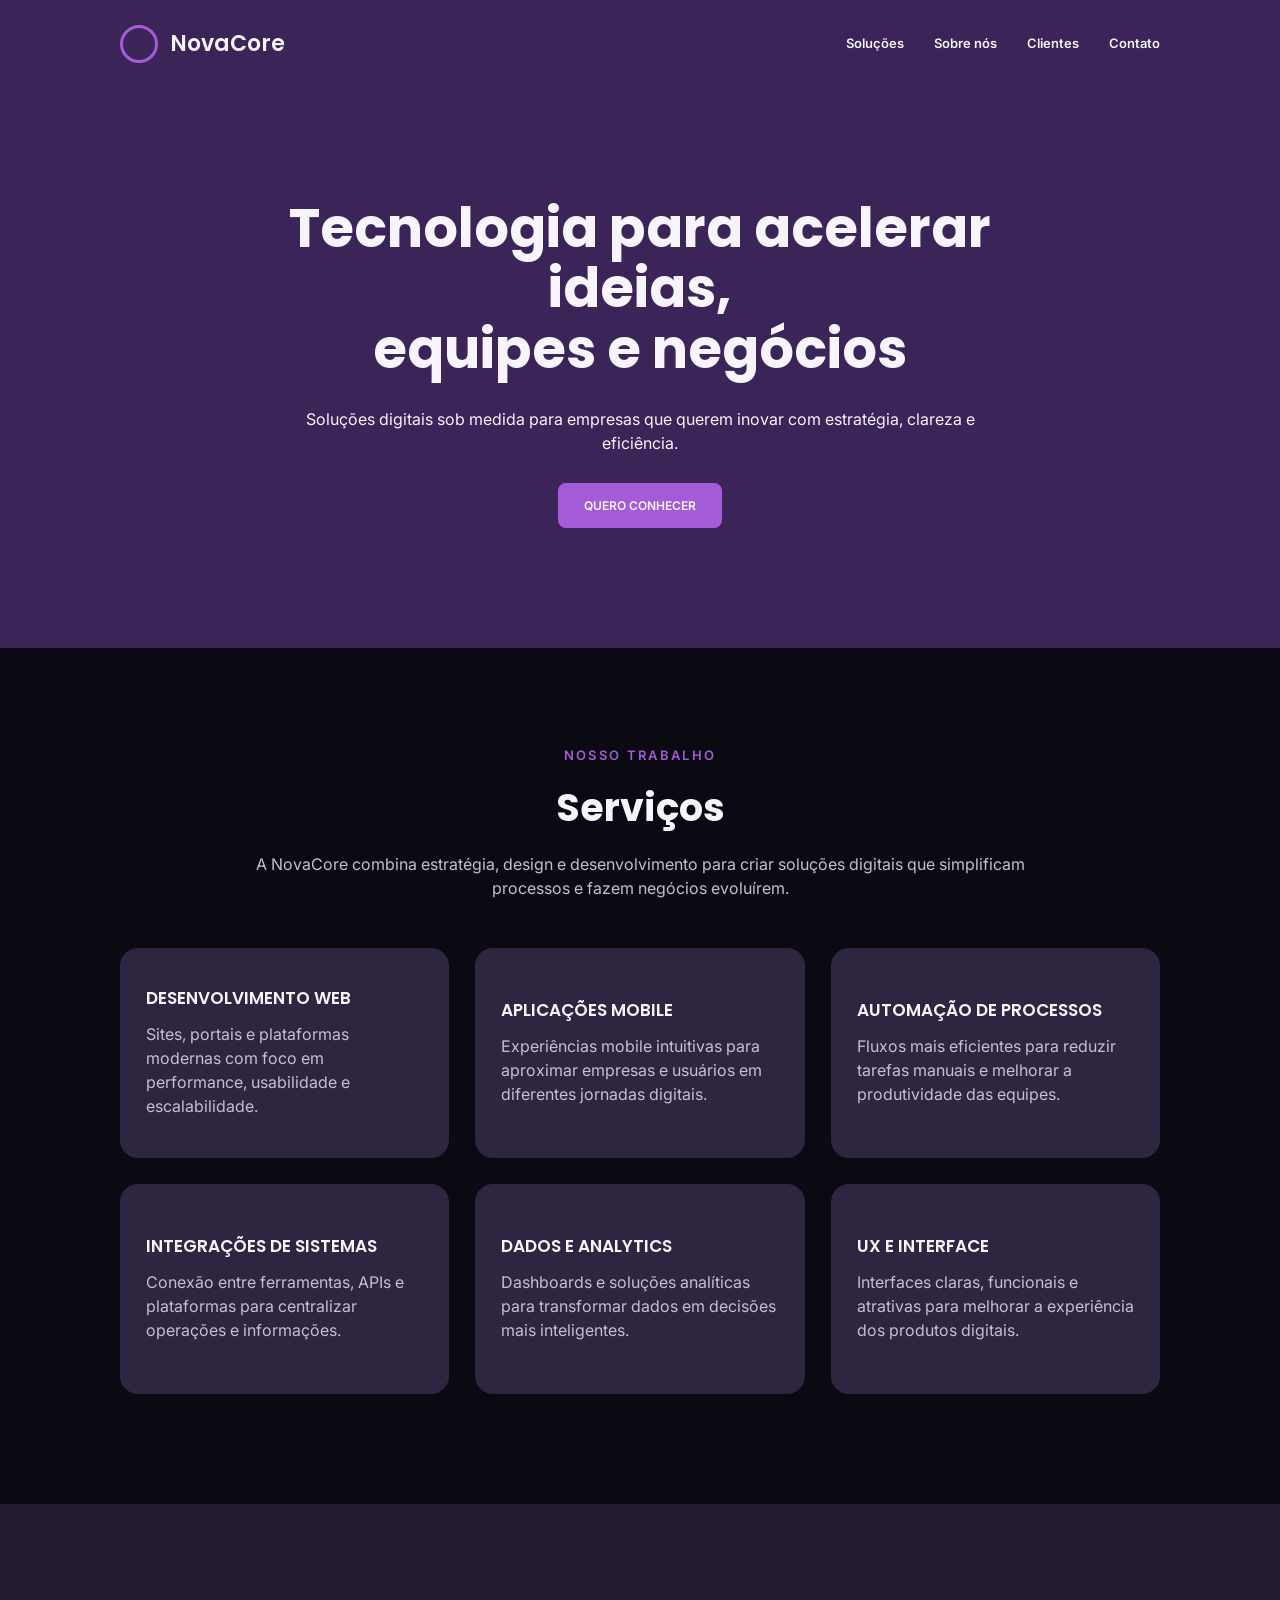
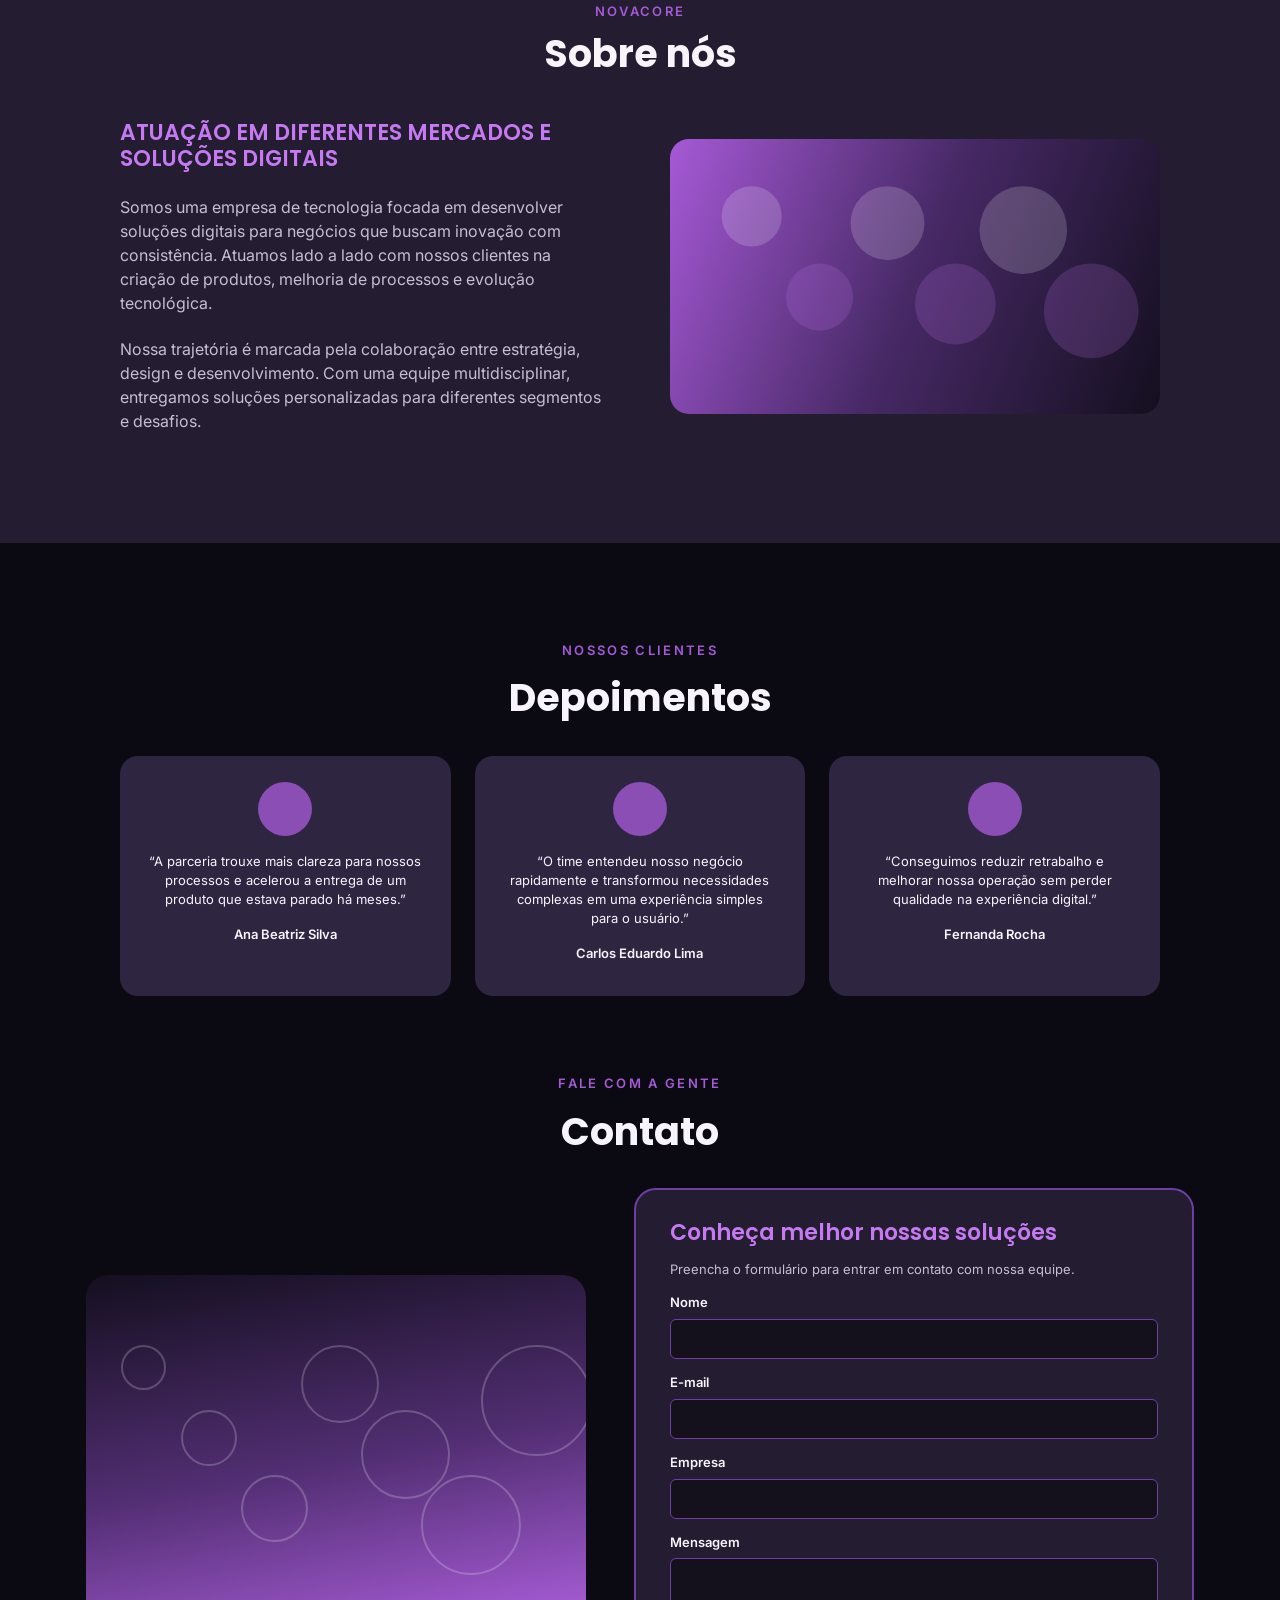
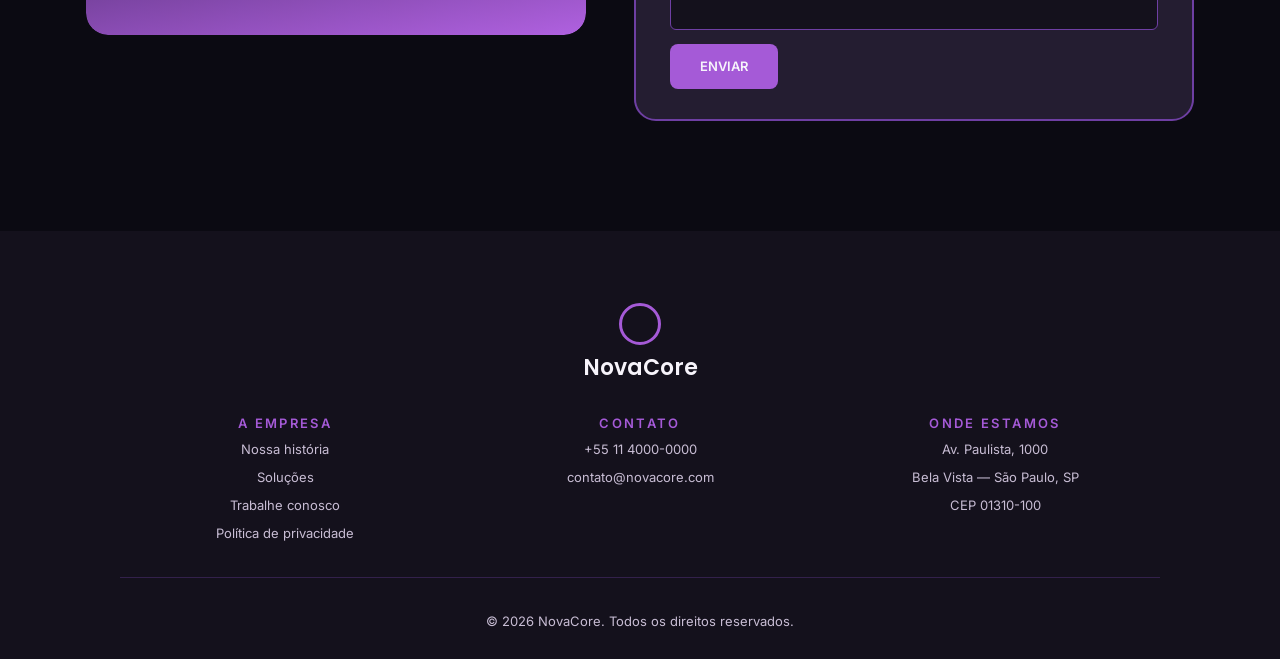
<file: figma/index.html>
<!DOCTYPE html>
<html lang="pt-BR">
<head>
  <meta charset="UTF-8">
  <meta name="viewport" content="width=device-width, initial-scale=1.0">
  <title>NovaCore</title>
  <link rel="preconnect" href="https://fonts.googleapis.com">
  <link rel="preconnect" href="https://fonts.gstatic.com" crossorigin>
  <link href="https://fonts.googleapis.com/css2?family=Inter:wght@400;600&family=Poppins:wght@600;700&display=swap" rel="stylesheet">
  <link rel="stylesheet" href="css/style.css">
</head>
<body>

  <!-- Header + Hero -->
  <div class="topo">
    <header class="cabecalho">
      <a class="marca" href="#">
        <img src="imagens/logo-header.svg" alt="" width="38" height="38">
        <span>NovaCore</span>
      </a>
      <nav class="menu">
        <a href="#solucoes">Soluções</a>
        <a href="#sobre">Sobre nós</a>
        <a href="#clientes">Clientes</a>
        <a href="#contato">Contato</a>
      </nav>
    </header>

    <section class="hero">
      <h1>Tecnologia para acelerar ideias,<br>equipes e negócios</h1>
      <p>Soluções digitais sob medida para empresas que querem inovar com estratégia, clareza e eficiência.</p>
      <a class="botao" href="#contato">QUERO CONHECER</a>
    </section>
  </div>

  <main>

    <!-- Serviços -->
    <section class="secao servicos" id="solucoes">
      <p class="eyebrow">NOSSO TRABALHO</p>
      <h2>Serviços</h2>
      <p class="intro">A NovaCore combina estratégia, design e desenvolvimento para criar soluções digitais que simplificam processos e fazem negócios evoluírem.</p>

      <div class="grade-servicos">
        <article class="card">
          <h3>DESENVOLVIMENTO WEB</h3>
          <p>Sites, portais e plataformas modernas com foco em performance, usabilidade e escalabilidade.</p>
        </article>
        <article class="card">
          <h3>APLICAÇÕES MOBILE</h3>
          <p>Experiências mobile intuitivas para aproximar empresas e usuários em diferentes jornadas digitais.</p>
        </article>
        <article class="card">
          <h3>AUTOMAÇÃO DE PROCESSOS</h3>
          <p>Fluxos mais eficientes para reduzir tarefas manuais e melhorar a produtividade das equipes.</p>
        </article>
        <article class="card">
          <h3>INTEGRAÇÕES DE SISTEMAS</h3>
          <p>Conexão entre ferramentas, APIs e plataformas para centralizar operações e informações.</p>
        </article>
        <article class="card">
          <h3>DADOS E ANALYTICS</h3>
          <p>Dashboards e soluções analíticas para transformar dados em decisões mais inteligentes.</p>
        </article>
        <article class="card">
          <h3>UX E INTERFACE</h3>
          <p>Interfaces claras, funcionais e atrativas para melhorar a experiência dos produtos digitais.</p>
        </article>
      </div>
    </section>

    <!-- Sobre nós -->
    <section class="secao sobre" id="sobre">
      <p class="eyebrow">NOVACORE</p>
      <h2>Sobre nós</h2>

      <div class="sobre-conteudo">
        <div class="sobre-texto">
          <h3>ATUAÇÃO EM DIFERENTES MERCADOS E SOLUÇÕES DIGITAIS</h3>
          <p>Somos uma empresa de tecnologia focada em desenvolver soluções digitais para negócios que buscam inovação com consistência. Atuamos lado a lado com nossos clientes na criação de produtos, melhoria de processos e evolução tecnológica.</p>
          <p>Nossa trajetória é marcada pela colaboração entre estratégia, design e desenvolvimento. Com uma equipe multidisciplinar, entregamos soluções personalizadas para diferentes segmentos e desafios.</p>
        </div>
        <img src="imagens/ilustracao-time.svg" alt="Ilustração da colaboração entre a equipe" width="570" height="320">
      </div>
    </section>

    <!-- Depoimentos -->
    <section class="secao depoimentos" id="clientes">
      <p class="eyebrow">NOSSOS CLIENTES</p>
      <h2>Depoimentos</h2>

      <div class="lista-depoimentos">
        <figure class="depoimento">
          <img src="imagens/avatar.svg" alt="" width="54" height="54">
          <blockquote>“A parceria trouxe mais clareza para nossos processos e acelerou a entrega de um produto que estava parado há meses.”</blockquote>
          <figcaption>Ana Beatriz Silva</figcaption>
        </figure>
        <figure class="depoimento">
          <img src="imagens/avatar.svg" alt="" width="54" height="54">
          <blockquote>“O time entendeu nosso negócio rapidamente e transformou necessidades complexas em uma experiência simples para o usuário.”</blockquote>
          <figcaption>Carlos Eduardo Lima</figcaption>
        </figure>
        <figure class="depoimento">
          <img src="imagens/avatar.svg" alt="" width="54" height="54">
          <blockquote>“Conseguimos reduzir retrabalho e melhorar nossa operação sem perder qualidade na experiência digital.”</blockquote>
          <figcaption>Fernanda Rocha</figcaption>
        </figure>
      </div>
    </section>

    <!-- Contato -->
    <section class="secao contato" id="contato">
      <p class="eyebrow">FALE COM A GENTE</p>
      <h2>Contato</h2>

      <div class="contato-conteudo">
        <img src="imagens/ilustracao-contato.svg" alt="" width="500" height="360">

        <form class="formulario" action="#">
          <h3>Conheça melhor nossas soluções</h3>
          <p>Preencha o formulário para entrar em contato com nossa equipe.</p>

          <div class="campo">
            <label for="nome">Nome</label>
            <input type="text" id="nome" name="nome">
          </div>
          <div class="campo">
            <label for="email">E-mail</label>
            <input type="email" id="email" name="email">
          </div>
          <div class="campo">
            <label for="empresa">Empresa</label>
            <input type="text" id="empresa" name="empresa">
          </div>
          <div class="campo">
            <label for="mensagem">Mensagem</label>
            <textarea id="mensagem" name="mensagem" rows="2"></textarea>
          </div>

          <button class="botao" type="submit">ENVIAR</button>
        </form>
      </div>
    </section>

  </main>

  <footer class="rodape">
    <div class="rodape-marca">
      <img src="imagens/logo-rodape.svg" alt="" width="42" height="42">
      <span>NovaCore</span>
    </div>

    <div class="rodape-colunas">
      <div class="coluna">
        <h4>A EMPRESA</h4>
        <p>Nossa história</p>
        <p>Soluções</p>
        <p>Trabalhe conosco</p>
        <p>Política de privacidade</p>
      </div>
      <div class="coluna">
        <h4>CONTATO</h4>
        <p>+55 11 4000-0000</p>
        <p>contato@novacore.com</p>
      </div>
      <div class="coluna">
        <h4>ONDE ESTAMOS</h4>
        <p>Av. Paulista, 1000</p>
        <p>Bela Vista — São Paulo, SP</p>
        <p>CEP 01310-100</p>
      </div>
    </div>

    <hr>
    <p class="copyright">© 2026 NovaCore. Todos os direitos reservados.</p>
  </footer>

</body>
</html>
</file>
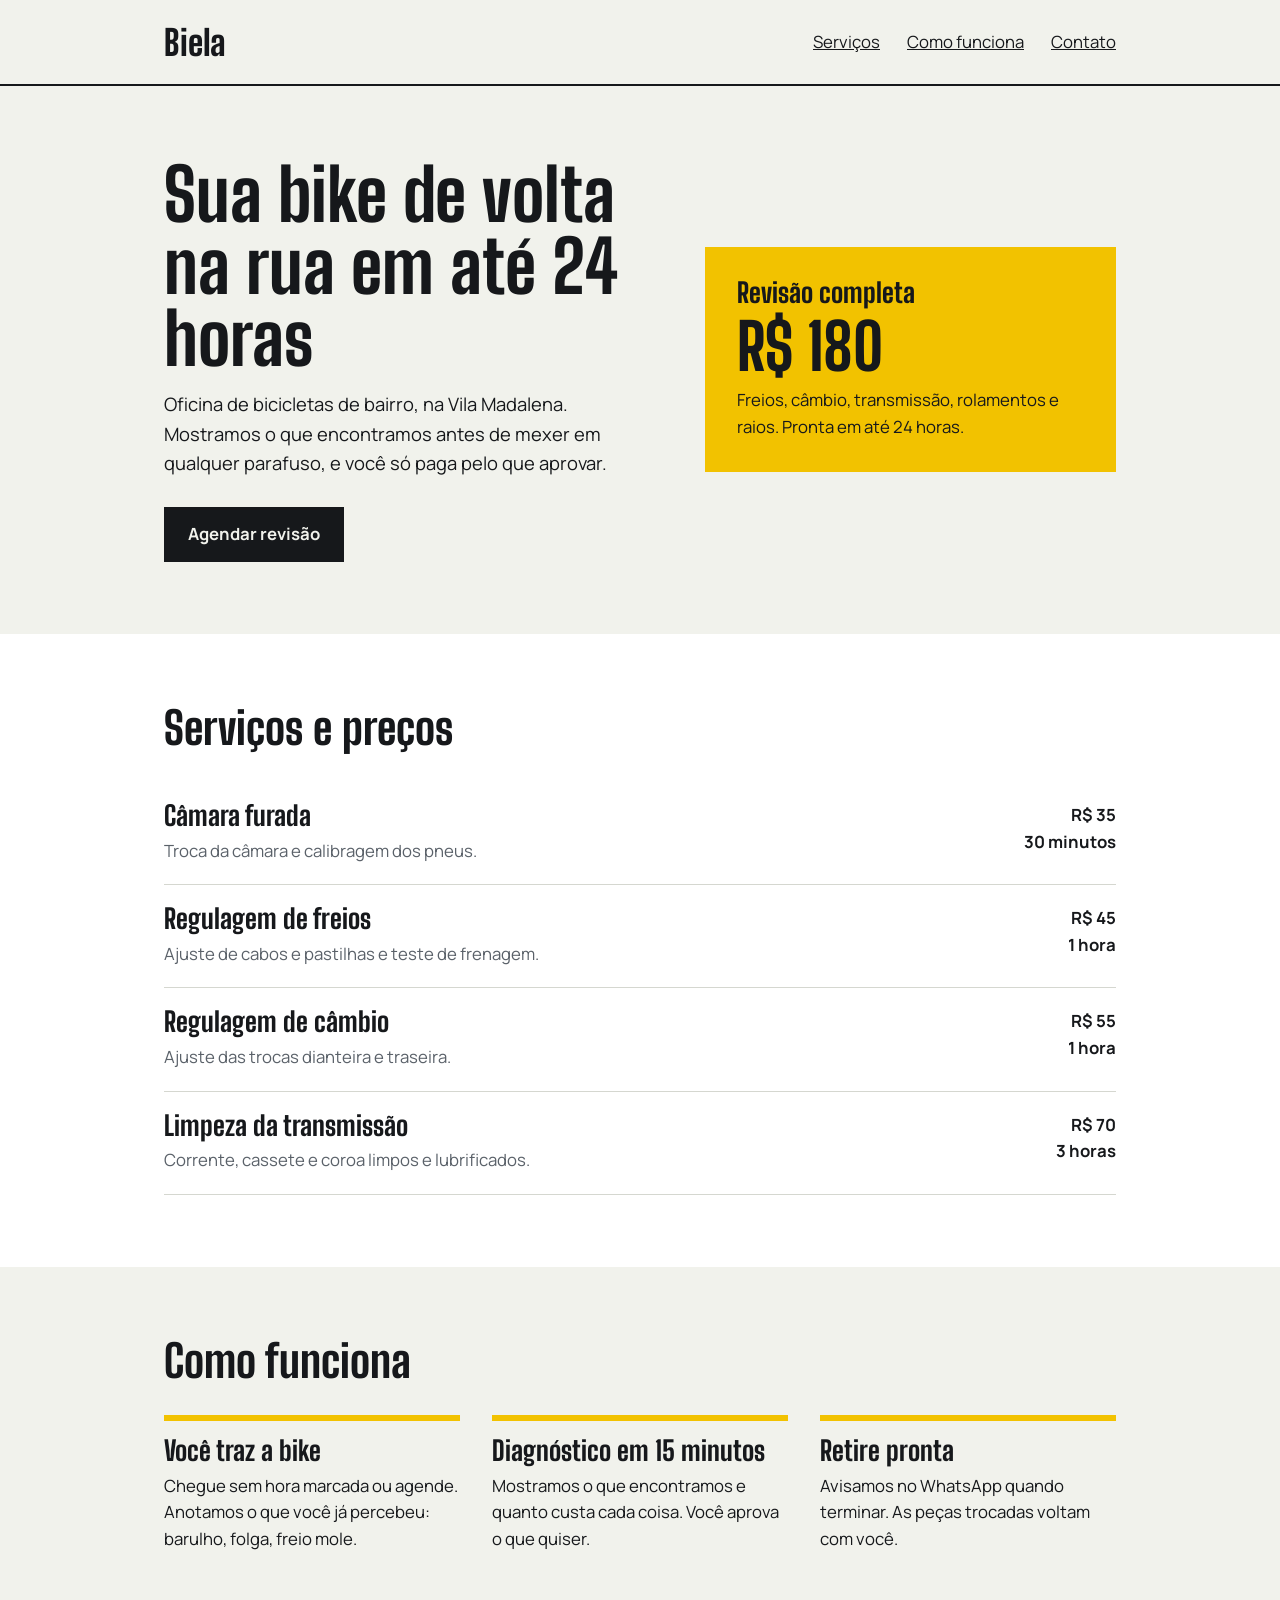
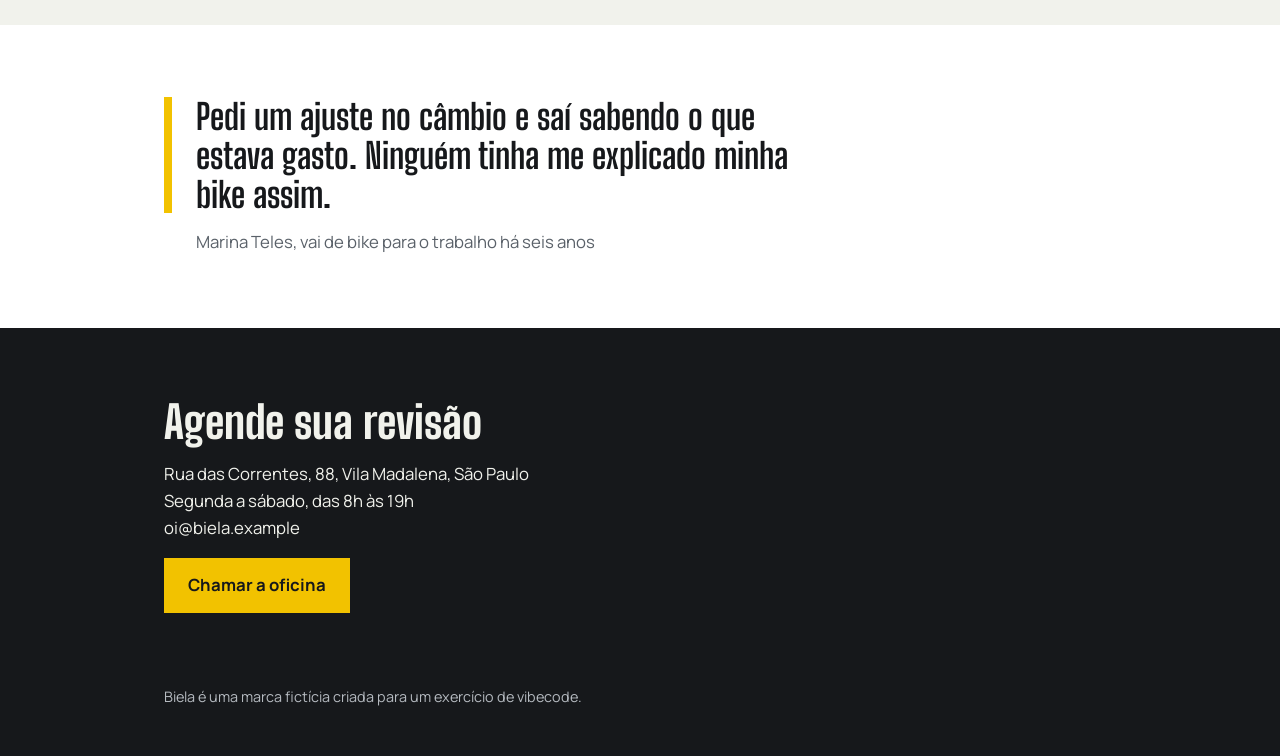
<file: vibecode/index.html>
<!DOCTYPE html>
<html lang="pt-BR">
<head>
  <meta charset="UTF-8">
  <meta name="viewport" content="width=device-width, initial-scale=1.0">
  <title>Biela - Oficina de bicicletas</title>
  <link rel="preconnect" href="https://fonts.googleapis.com">
  <link rel="preconnect" href="https://fonts.gstatic.com" crossorigin>
  <link href="https://fonts.googleapis.com/css2?family=Big+Shoulders+Display:wght@700;800&family=Manrope:wght@400;700&display=swap" rel="stylesheet">
  <style>
    :root {
      --grafite: #16181B;
      --giz: #F1F2EC;
      --amarelo: #F2C200;
      --aco: #5A6169;
    }

    * { box-sizing: border-box; }

    body {
      margin: 0;
      font-family: 'Manrope', sans-serif;
      font-size: 1.05rem;
      line-height: 1.6;
      background: var(--giz);
      color: var(--grafite);
    }

    h1, h2, h3 {
      font-family: 'Big Shoulders Display', sans-serif;
      font-weight: 800;
      line-height: 1;
      margin: 0 0 16px;
    }
    h1 { font-size: 4.5rem; }
    h2 { font-size: 2.8rem; }
    h3 { font-size: 1.7rem; margin-bottom: 8px; }
    p { margin: 0 0 16px; }

    .container { max-width: 1000px; margin: 0 auto; padding: 0 24px; }
    section { padding: 72px 0; }

    .botao {
      display: inline-block;
      padding: 14px 24px;
      background: var(--grafite);
      color: var(--giz);
      font-weight: 700;
      text-decoration: none;
    }
    .botao:hover { background: var(--amarelo); color: var(--grafite); }

    /* Topo */
    header { border-bottom: 2px solid var(--grafite); }
    header .container {
      display: flex;
      justify-content: space-between;
      align-items: center;
      padding-top: 14px;
      padding-bottom: 14px;
    }
    .logo {
      font-family: 'Big Shoulders Display', sans-serif;
      font-size: 2.2rem;
      font-weight: 800;
      color: var(--grafite);
      text-decoration: none;
    }
    nav a { margin-left: 24px; color: var(--grafite); }

    /* Hero */
    .hero .container {
      display: grid;
      grid-template-columns: 1.2fr 1fr;
      gap: 48px;
      align-items: center;
    }
    .hero .texto p { max-width: 460px; font-size: 1.15rem; margin-bottom: 28px; }
    .destaque { background: var(--amarelo); padding: 32px; }
    .destaque .preco {
      font-family: 'Big Shoulders Display', sans-serif;
      font-size: 4rem;
      font-weight: 800;
      line-height: 1;
      margin-bottom: 8px;
    }
    .destaque p { margin-bottom: 0; }

    /* Serviços */
    .servicos { background: #fff; }
    .servicos ul { list-style: none; margin: 32px 0 0; padding: 0; }
    .servicos li {
      display: flex;
      justify-content: space-between;
      gap: 24px;
      padding: 20px 0;
      border-bottom: 1px solid #d5d7d0;
    }
    .servicos li p { margin: 0; color: var(--aco); }
    .servicos .valor { font-weight: 700; white-space: nowrap; text-align: right; }

    /* Como funciona */
    .passos { margin: 32px 0 0; padding: 0; list-style: none; display: grid; grid-template-columns: repeat(3, 1fr); gap: 32px; }
    .passos li { border-top: 6px solid var(--amarelo); padding-top: 16px; }
    .passos p { margin: 0; }

    /* Depoimento */
    .depoimento { background: #fff; }
    blockquote {
      margin: 0;
      padding-left: 24px;
      border-left: 8px solid var(--amarelo);
      font-family: 'Big Shoulders Display', sans-serif;
      font-size: 2.2rem;
      font-weight: 700;
      line-height: 1.1;
      max-width: 640px;
    }
    .autor { margin: 16px 0 0 32px; color: var(--aco); }

    /* Contato */
    .contato { background: var(--grafite); color: var(--giz); }
    .contato .botao { background: var(--amarelo); color: var(--grafite); }
    .contato .botao:hover { background: var(--giz); }

    footer { background: var(--grafite); color: #b5bac0; padding: 0 0 32px; font-size: .9rem; }

    @media (max-width: 720px) {
      h1 { font-size: 3.2rem; }
      h2 { font-size: 2.2rem; }
      section { padding: 48px 0; }
      nav { display: none; }
      .hero .container, .passos { grid-template-columns: 1fr; }
      .servicos li { flex-direction: column; gap: 4px; }
      .servicos .valor { text-align: left; }
    }
  </style>
</head>
<body>

  <header>
    <div class="container">
      <a class="logo" href="#">Biela</a>
      <nav>
        <a href="#servicos">Serviços</a>
        <a href="#como-funciona">Como funciona</a>
        <a href="#contato">Contato</a>
      </nav>
    </div>
  </header>

  <!-- Hero -->
  <section class="hero">
    <div class="container">
      <div class="texto">
        <h1>Sua bike de volta na rua em até 24 horas</h1>
        <p>Oficina de bicicletas de bairro, na Vila Madalena. Mostramos o que encontramos antes de mexer em qualquer parafuso, e você só paga pelo que aprovar.</p>
        <a class="botao" href="#contato">Agendar revisão</a>
      </div>
      <div class="destaque">
        <h3>Revisão completa</h3>
        <p class="preco">R$ 180</p>
        <p>Freios, câmbio, transmissão, rolamentos e raios. Pronta em até 24 horas.</p>
      </div>
    </div>
  </section>

  <!-- Serviços -->
  <section class="servicos" id="servicos">
    <div class="container">
      <h2>Serviços e preços</h2>
      <ul>
        <li>
          <div>
            <h3>Câmara furada</h3>
            <p>Troca da câmara e calibragem dos pneus.</p>
          </div>
          <span class="valor">R$ 35<br>30 minutos</span>
        </li>
        <li>
          <div>
            <h3>Regulagem de freios</h3>
            <p>Ajuste de cabos e pastilhas e teste de frenagem.</p>
          </div>
          <span class="valor">R$ 45<br>1 hora</span>
        </li>
        <li>
          <div>
            <h3>Regulagem de câmbio</h3>
            <p>Ajuste das trocas dianteira e traseira.</p>
          </div>
          <span class="valor">R$ 55<br>1 hora</span>
        </li>
        <li>
          <div>
            <h3>Limpeza da transmissão</h3>
            <p>Corrente, cassete e coroa limpos e lubrificados.</p>
          </div>
          <span class="valor">R$ 70<br>3 horas</span>
        </li>
      </ul>
    </div>
  </section>

  <!-- Como funciona -->
  <section id="como-funciona">
    <div class="container">
      <h2>Como funciona</h2>
      <ol class="passos">
        <li>
          <h3>Você traz a bike</h3>
          <p>Chegue sem hora marcada ou agende. Anotamos o que você já percebeu: barulho, folga, freio mole.</p>
        </li>
        <li>
          <h3>Diagnóstico em 15 minutos</h3>
          <p>Mostramos o que encontramos e quanto custa cada coisa. Você aprova o que quiser.</p>
        </li>
        <li>
          <h3>Retire pronta</h3>
          <p>Avisamos no WhatsApp quando terminar. As peças trocadas voltam com você.</p>
        </li>
      </ol>
    </div>
  </section>

  <!-- Depoimento -->
  <section class="depoimento">
    <div class="container">
      <blockquote>Pedi um ajuste no câmbio e saí sabendo o que estava gasto. Ninguém tinha me explicado minha bike assim.</blockquote>
      <p class="autor">Marina Teles, vai de bike para o trabalho há seis anos</p>
    </div>
  </section>

  <!-- Contato -->
  <section class="contato" id="contato">
    <div class="container">
      <h2>Agende sua revisão</h2>
      <p>Rua das Correntes, 88, Vila Madalena, São Paulo<br>
      Segunda a sábado, das 8h às 19h<br>
      oi@biela.example</p>
      <a class="botao" href="mailto:oi@biela.example">Chamar a oficina</a>
    </div>
  </section>

  <footer>
    <div class="container">
      <p>Biela é uma marca fictícia criada para um exercício de vibecode.</p>
    </div>
  </footer>

</body>
</html>
</file>
<file: figma/css/style.css>
:root {
  --fundo: #0b0a12;
  --fundo-secundario: #14111c;
  --hero: #3b2458;
  --superficie: #241d31;
  --superficie-elevada: #2e2540;
  --borda: #6e3fa3;
  --destaque: #a55ad7;
  --destaque-forte: #c57af1;
  --texto: #f7f4fb;
  --texto-secundario: #c8bdd4;
}

* {
  box-sizing: border-box;
  margin: 0;
  padding: 0;
}

body {
  background-color: var(--fundo);
  color: var(--texto);
  font-family: 'Inter', sans-serif;
  font-size: 16px;
  line-height: 1.5;
}

a {
  color: inherit;
  text-decoration: none;
}

img {
  display: block;
}

h1, h2, h3 {
  font-family: 'Poppins', sans-serif;
}

/* Botão */
.botao {
  display: inline-block;
  padding: 15px 26px;
  background-color: var(--destaque);
  color: var(--texto);
  border: none;
  border-radius: 8px;
  font-family: 'Inter', sans-serif;
  font-size: 12px;
  font-weight: 600;
  line-height: 15px;
}

/* Header + Hero */
.topo {
  background-color: var(--hero);
  padding: 0 120px;
}

.cabecalho {
  height: 88px;
  display: flex;
  justify-content: space-between;
  align-items: center;
}

.marca {
  display: flex;
  align-items: center;
  gap: 12px;
  font-family: 'Poppins', sans-serif;
  font-size: 22px;
  font-weight: 600;
  line-height: 1.2;
}

.menu {
  display: flex;
  gap: 30px;
  font-size: 13px;
  font-weight: 600;
}

.hero {
  display: flex;
  flex-direction: column;
  align-items: center;
  gap: 28px;
  padding: 110px 0 120px;
  text-align: center;
}

.hero h1 {
  max-width: 760px;
  font-size: 54px;
  font-weight: 700;
  line-height: 1.12;
}

.hero p {
  max-width: 720px;
}

/* Seções */
.secao {
  display: flex;
  flex-direction: column;
  align-items: center;
  padding: 100px 120px 110px;
}

.secao h2 {
  margin-bottom: 18px;
  font-size: 38px;
  font-weight: 700;
  line-height: 1.16;
}

.eyebrow {
  margin-bottom: 18px;
  color: var(--destaque);
  font-size: 13px;
  font-weight: 600;
  line-height: 1.2;
  letter-spacing: 0.18em;
}

/* Serviços */
.servicos .eyebrow,
.servicos h2 {
  margin-bottom: 22px;
}

.intro {
  max-width: 820px;
  color: var(--texto-secundario);
  text-align: center;
}

.grade-servicos {
  display: grid;
  grid-template-columns: repeat(3, 1fr);
  gap: 26px;
  width: 100%;
  max-width: 1174px;
  margin-top: 48px;
}

.card {
  height: 210px;
  padding: 28px 26px;
  display: flex;
  flex-direction: column;
  justify-content: center;
  gap: 14px;
  background-color: var(--superficie-elevada);
  border-radius: 18px;
}

.card h3 {
  max-width: 310px;
  font-size: 17px;
  font-weight: 600;
  line-height: 1.2;
}

.card p {
  max-width: 310px;
  color: var(--texto-secundario);
}

/* Sobre nós */
.sobre {
  background-color: var(--superficie);
}

.sobre .eyebrow {
  margin-bottom: 12px;
}

.sobre h2 {
  margin-bottom: 44px;
}

.sobre-conteudo {
  display: grid;
  grid-template-columns: 1fr 1fr;
  align-items: center;
  gap: 60px;
  width: 100%;
}

.sobre-texto {
  display: flex;
  flex-direction: column;
  gap: 22px;
}

.sobre-texto h3 {
  max-width: 540px;
  color: var(--destaque-forte);
  font-size: 22px;
  font-weight: 600;
  line-height: 1.2;
}

.sobre-texto p {
  max-width: 540px;
  color: var(--texto-secundario);
}

.sobre-conteudo img {
  width: 100%;
  height: auto;
}

/* Depoimentos */
.depoimentos {
  padding-bottom: 80px;
}

.lista-depoimentos {
  display: grid;
  grid-template-columns: repeat(3, 1fr);
  gap: 24px;
  width: 100%;
  max-width: 1176px;
  margin-top: 18px;
}

.depoimento {
  height: 240px;
  padding: 26px 28px;
  display: flex;
  flex-direction: column;
  align-items: center;
  gap: 16px;
  background-color: var(--superficie-elevada);
  border-radius: 18px;
  text-align: center;
  font-size: 13px;
  line-height: 1.45;
}

.depoimento blockquote {
  max-width: 310px;
}

.depoimento figcaption {
  font-weight: 600;
}

/* Contato */
.contato {
  padding-top: 0;
}

.contato-conteudo {
  display: grid;
  grid-template-columns: 500px 560px;
  align-items: center;
  gap: 48px;
  margin-top: 16px;
}

.formulario {
  padding: 30px 34px;
  display: flex;
  flex-direction: column;
  align-items: flex-start;
  gap: 14px;
  background-color: var(--superficie);
  border: 2px solid var(--borda);
  border-radius: 22px;
  font-size: 13px;
  line-height: 1.45;
}

.formulario h3 {
  color: var(--destaque-forte);
  font-size: 22px;
  font-weight: 600;
  line-height: 1.2;
}

.formulario > p {
  color: var(--texto-secundario);
}

.campo {
  display: flex;
  flex-direction: column;
  gap: 7px;
  width: 100%;
}

.campo label {
  font-weight: 600;
}

.campo input,
.campo textarea {
  width: 100%;
  padding: 0 12px;
  background-color: var(--fundo-secundario);
  border: 1.5px solid var(--borda);
  border-radius: 6px;
  color: var(--texto);
  font-family: 'Inter', sans-serif;
  font-size: 13px;
}

.campo input {
  height: 40px;
}

.campo textarea {
  height: 72px;
  padding-top: 10px;
  resize: none;
}

.formulario .botao {
  padding: 13px 30px;
  font-size: 13px;
  line-height: 1.45;
}

/* Rodapé */
.rodape {
  display: flex;
  flex-direction: column;
  align-items: center;
  gap: 34px;
  padding: 72px 120px 28px;
  background-color: var(--fundo-secundario);
  color: var(--texto-secundario);
  font-size: 13px;
  line-height: 1.45;
}

.rodape-marca {
  display: flex;
  flex-direction: column;
  align-items: center;
  gap: 10px;
  color: var(--texto);
  font-family: 'Poppins', sans-serif;
  font-size: 22px;
  font-weight: 600;
  line-height: 1.2;
}

.rodape-colunas {
  display: flex;
  justify-content: space-between;
  width: 100%;
}

.coluna {
  display: flex;
  flex-direction: column;
  align-items: center;
  gap: 9px;
  width: 330px;
}

.coluna h4 {
  color: var(--destaque);
  font-size: 13px;
  font-weight: 600;
  line-height: 1.2;
  letter-spacing: 0.18em;
}

.rodape hr {
  width: 100%;
  height: 1px;
  border: none;
  background-color: var(--borda);
  opacity: 0.35;
}
</file>
